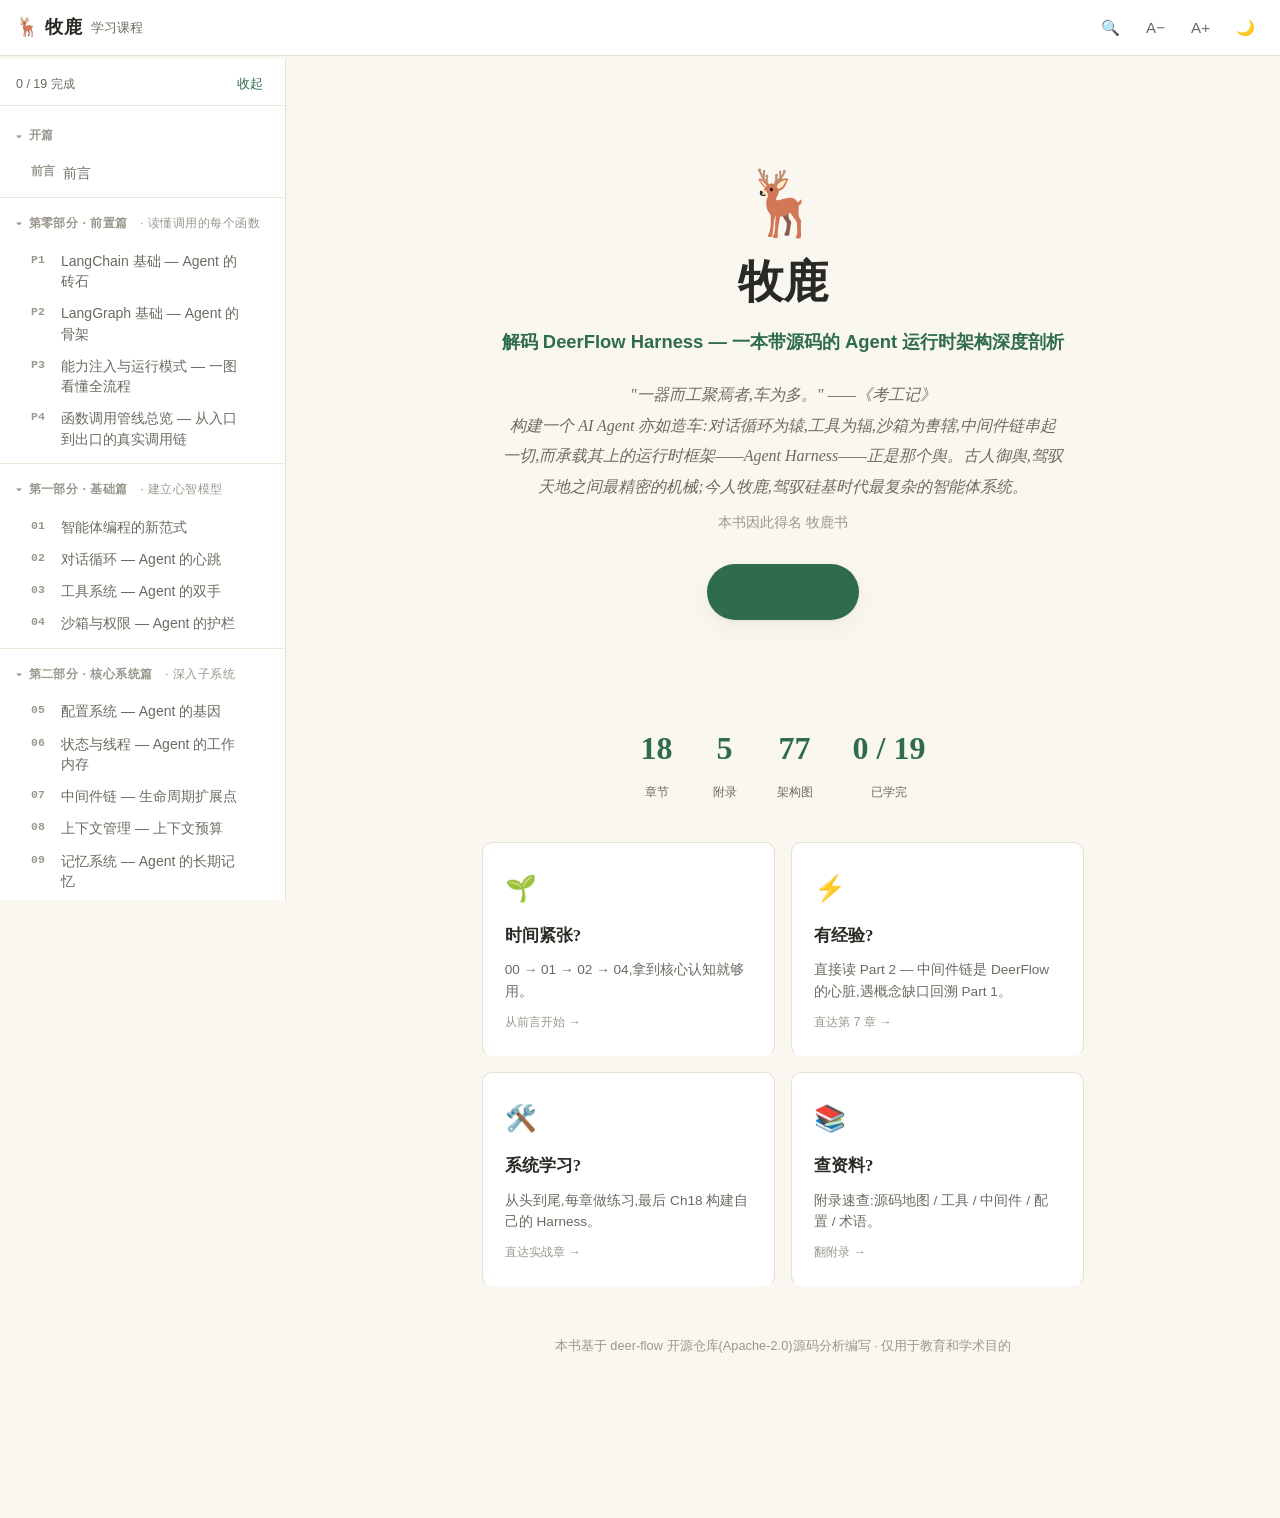
<file: index.html>
<!DOCTYPE html>
<html lang="zh-CN">
<head>
  <meta charset="UTF-8" />
  <title>牧鹿 · 解码 DeerFlow Harness</title>
  <meta name="viewport" content="width=device-width, initial-scale=1.0" />
  <meta http-equiv="refresh" content="0; url=site/" />
  <link rel="canonical" href="site/" />
  <style>
    html, body { margin: 0; height: 100%; }
    body {
      display: flex; align-items: center; justify-content: center;
      font-family: -apple-system, "PingFang SC", "Noto Sans SC", sans-serif;
      background: #faf7f0; color: #2a2a25;
    }
    .box { text-align: center; }
    .deer { font-size: 3rem; }
    h1 { font-family: Georgia, "Songti SC", serif; font-weight: 800; }
    a { color: #2f6b4f; }
  </style>
</head>
<body>
  <div class="box">
    <div class="deer">🦌</div>
    <h1>牧鹿</h1>
    <p>正在进入学习课程…</p>
    <p><a href="site/">若未自动跳转,点这里</a></p>
  </div>
  <script>
    // 保险:history.replaceState 后跳转,避免留一层历史
    location.replace("site/");
  </script>
</body>
</html>
</file>
<file: site/assets/style.css>
/* ==========================================================================
   牧鹿学习课程 — 设计系统
   主题:森林绿 + 暖纸(亮) / 深炭 + 鹿角绿(暗)
   ========================================================================== */

:root {
  /* 字号缩放(顶栏 A−/A+ 调) */
  --font-scale: 1;
  --font-base: calc(16px * var(--font-scale));

  /* 衬线标题 / 无衬线正文 / 等宽代码 */
  --font-serif: "Noto Serif SC", "Source Han Serif SC", "Songti SC", Georgia, "Times New Roman", serif;
  --font-sans: -apple-system, BlinkMacSystemFont, "Segoe UI", "PingFang SC",
    "Noto Sans SC", "Microsoft YaHei", "Hiragino Sans GB", sans-serif;
  --font-mono: "JetBrains Mono", "SF Mono", "Cascadia Code", Menlo, Consolas,
    "Liberation Mono", monospace;

  --sidebar-w: 286px;
  --outline-w: 232px;
  --topbar-h: 56px;
  --content-max: 820px;
  --radius: 10px;
  --radius-sm: 6px;
}

/* 亮色(牧鹿:暖纸 + 森林绿) */
[data-theme="light"] {
  --bg: #faf7f0;
  --bg-elev: #ffffff;
  --bg-soft: #f3eee3;
  --fg: #2a2a25;
  --fg-muted: #6c6a60;
  --fg-faint: #9a978c;
  --border: #e7e0d1;
  --border-soft: #efe9dc;
  --primary: #2f6b4f;
  --primary-soft: #e6f0ea;
  --primary-fg: #ffffff;
  --accent: #b8853a;
  --link: #2f6b4f;
  --link-hover: #1f5238;
  --code-bg: #f6f2e8;
  --code-border: #e3dccd;
  --shadow: 0 1px 3px rgba(60, 50, 30, 0.06), 0 8px 24px rgba(60, 50, 30, 0.06);
  /* callout */
  --c-design-bg: #fdf6e8; --c-design-bd: #e8b955; --c-design-fg: #8a5a12; --c-design-ico: "💡";
  --c-xref-bg: #ecf3f8; --c-xref-bd: #5b9bd5; --c-xref-fg: #1f4e79; --c-xref-ico: "🔗";
  --c-stmt-bg: #f2f1ee; --c-stmt-bd: #a8a496; --c-stmt-fg: #555046; --c-stmt-ico: "📌";
  --c-quote-bg: #f5f1e8; --c-quote-bd: #c9bfa6; --c-quote-fg: #6c6a60;
}

/* 暗色(深炭 + 鹿角绿) */
[data-theme="dark"] {
  --bg: #16191a;
  --bg-elev: #1f2422;
  --bg-soft: #262b29;
  --fg: #e7e4dc;
  --fg-muted: #a3a096;
  --fg-faint: #6e6b62;
  --border: #34393655;
  --border: #333834;
  --border-soft: #2a2e2c;
  --primary: #7fb392;
  --primary-soft: #1f2e28;
  --primary-fg: #0d100e;
  --accent: #d4a85a;
  --link: #7fb392;
  --link-hover: #9ec9ad;
  --code-bg: #16191a;
  --code-border: #2c322e;
  --shadow: 0 1px 3px rgba(0,0,0,0.3), 0 8px 28px rgba(0,0,0,0.25);
  --c-design-bg: #2a2415; --c-design-bd: #b8853a; --c-design-fg: #e0b876; --c-design-ico: "💡";
  --c-xref-bg: #16212c; --c-xref-bd: #4a7ea8; --c-xref-fg: #8fb8d8; --c-xref-ico: "🔗";
  --c-stmt-bg: #222220; --c-stmt-bd: #6c6a60; --c-stmt-fg: #b0ada2; --c-stmt-ico: "📌";
  --c-quote-bg: #1c201e; --c-quote-bd: #3d423e; --c-quote-fg: #a3a096;
}

* { box-sizing: border-box; }
html { scroll-behavior: smooth; }
html, body { height: 100%; margin: 0; }
body {
  font-family: var(--font-sans);
  font-size: var(--font-base);
  line-height: 1.8;
  color: var(--fg);
  background: var(--bg);
  -webkit-font-smoothing: antialiased;
  text-rendering: optimizeLegibility;
  transition: background 0.25s ease, color 0.25s ease;
}

/* ===== 顶栏 ===== */
.topbar {
  position: fixed; top: 0; left: 0; right: 0; height: var(--topbar-h); z-index: 50;
  display: flex; align-items: center; gap: 8px; padding: 0 16px;
  background: var(--bg-elev); border-bottom: 1px solid var(--border);
}
.brand {
  display: flex; align-items: center; gap: 6px;
  font-family: var(--font-serif); font-weight: 700; font-size: 1.15rem;
  color: var(--fg); text-decoration: none;
}
.brand-text { letter-spacing: 0.05em; }
.topbar-title {
  font-size: 0.82rem; color: var(--fg-muted); overflow: hidden; text-overflow: ellipsis;
  white-space: nowrap; max-width: 40vw;
}
.topbar-spacer { flex: 1; }
.icon-btn {
  display: inline-flex; align-items: center; justify-content: center;
  min-width: 34px; height: 34px; padding: 0 8px;
  border: 1px solid transparent; border-radius: var(--radius-sm);
  background: transparent; color: var(--fg-muted); cursor: pointer;
  font-size: 0.95rem; transition: all 0.15s ease;
}
.icon-btn:hover { background: var(--bg-soft); color: var(--fg); }
.link-btn {
  background: none; border: none; color: var(--link); cursor: pointer;
  font-size: 0.8rem; padding: 2px 6px; border-radius: 4px;
}
.link-btn:hover { background: var(--primary-soft); }

/* 顶部阅读进度条 */
.progress-bar { position: fixed; top: var(--topbar-h); left: 0; right: 0; height: 3px; background: transparent; z-index: 49; }
#readProgress { height: 100%; width: 0; background: var(--primary); transition: width 0.1s linear; }

/* ===== 布局 ===== */
.layout { display: flex; align-items: flex-start; margin-top: calc(var(--topbar-h) + 3px); min-height: calc(100vh - var(--topbar-h) - 3px); }

/* ===== 侧栏 ===== */
.sidebar {
  position: sticky; top: calc(var(--topbar-h) + 3px);
  width: var(--sidebar-w); height: calc(100vh - var(--topbar-h) - 3px);
  overflow-y: auto; flex-shrink: 0;
  background: var(--bg-elev); border-right: 1px solid var(--border);
  padding: 14px 0 60px;
}
.sidebar-head {
  display: flex; align-items: center; justify-content: space-between;
  padding: 0 16px 10px; margin-bottom: 4px; border-bottom: 1px solid var(--border-soft);
}
.sidebar-progress {
  font-size: 0.78rem; color: var(--fg-muted); font-variant-numeric: tabular-nums;
}
.nav-group { padding: 6px 0; border-bottom: 1px solid var(--border-soft); }
.nav-group-title {
  display: flex; align-items: center; gap: 6px;
  padding: 8px 16px; font-size: 0.78rem; font-weight: 700; letter-spacing: 0.04em;
  color: var(--fg-faint); text-transform: none; cursor: pointer; user-select: none;
}
.nav-group-title .chev { transition: transform 0.2s ease; font-size: 0.7rem; }
.nav-group.collapsed .chev { transform: rotate(-90deg); }
.nav-group.collapsed .nav-items { display: none; }
.nav-items { padding: 2px 0; }
.nav-item {
  display: flex; align-items: flex-start; gap: 8px;
  padding: 6px 16px 6px 28px; text-decoration: none; color: var(--fg-muted);
  font-size: 0.875rem; line-height: 1.45; border-left: 3px solid transparent;
  transition: all 0.12s ease; position: relative;
}
.nav-item:hover { background: var(--bg-soft); color: var(--fg); }
.nav-item.active { color: var(--primary); border-left-color: var(--primary); background: var(--primary-soft); font-weight: 600; }
.nav-item .num {
  flex-shrink: 0; font-family: var(--font-mono); font-size: 0.72rem; font-weight: 700;
  color: var(--fg-faint); min-width: 22px; padding-top: 1px;
}
.nav-item.active .num { color: var(--primary); }
.nav-item .done {
  flex-shrink: 0; font-size: 0.8rem; color: var(--primary); visibility: hidden;
}
.nav-item.completed .done { visibility: visible; }
.nav-item .label { flex: 1; }

/* ===== 内容区 ===== */
.content {
  flex: 1; min-width: 0; padding: 40px 56px 120px;
  display: flex; justify-content: center;
}
.content > .doc { width: 100%; max-width: var(--content-max); }
.loading { color: var(--fg-muted); padding: 60px 0; text-align: center; }

/* 章节标题区 */
.chapter-eyebrow {
  font-size: 0.82rem; font-weight: 700; letter-spacing: 0.06em; color: var(--primary);
  margin-bottom: 8px; text-transform: none;
}
.content h1 {
  font-family: var(--font-serif); font-size: 2.1rem; line-height: 1.3; font-weight: 800;
  margin: 0 0 28px; color: var(--fg); letter-spacing: -0.01em;
  padding-bottom: 18px; border-bottom: 2px solid var(--border);
}
.content h2 {
  font-family: var(--font-serif); font-size: 1.5rem; font-weight: 700;
  margin: 48px 0 16px; padding-top: 8px; color: var(--fg);
  border-top: 1px solid var(--border-soft); padding-top: 28px; scroll-margin-top: 84px;
}
.content h3 { font-size: 1.2rem; font-weight: 700; margin: 32px 0 12px; color: var(--fg); scroll-margin-top: 84px; }
.content h4 { font-size: 1.02rem; font-weight: 700; margin: 24px 0 8px; color: var(--fg); scroll-margin-top: 84px; }
.content p { margin: 0 0 16px; }
.content a { color: var(--link); text-decoration: none; border-bottom: 1px solid transparent; transition: border-color 0.15s; }
.content a:hover { border-bottom-color: var(--link); color: var(--link-hover); }
.content strong { font-weight: 700; color: var(--fg); }
.content ul, .content ol { margin: 0 0 16px; padding-left: 1.5em; }
.content li { margin: 4px 0; }
.content li::marker { color: var(--primary); }
.content hr { border: none; border-top: 1px solid var(--border); margin: 36px 0; }

/* 行内代码 */
.content code { font-family: var(--font-mono); font-size: 0.86em; background: var(--code-bg);
  border: 1px solid var(--code-border); border-radius: 4px; padding: 0.1em 0.4em; color: var(--accent); }
/* 标题里的行内代码别加背景 */
.content h1 code, .content h2 code, .content h3 code { background: none; border: none; padding: 0; color: inherit; }

/* 代码块 + 源码徽标 */
.codeblock { margin: 22px 0; }
.code-caption {
  display: flex; align-items: center; gap: 8px;
  padding: 6px 12px; font-family: var(--font-mono); font-size: 0.76rem;
  background: var(--bg-soft); border: 1px solid var(--code-border); border-bottom: none;
  border-radius: var(--radius) var(--radius) 0 0; color: var(--fg-muted);
  overflow-x: auto; white-space: nowrap;
}
.code-caption .ico { flex-shrink: 0; }
.code-caption .path { color: var(--fg); }
.code-caption .lines {
  flex-shrink: 0; color: var(--primary); background: var(--primary-soft);
  padding: 1px 7px; border-radius: 10px; font-size: 0.72rem; font-weight: 600;
}
.content pre {
  margin: 0; padding: 16px 18px; overflow-x: auto;
  background: var(--code-bg); border: 1px solid var(--code-border);
  border-radius: 0 0 var(--radius) var(--radius);
}
.content pre:not(.has-caption) { border-radius: var(--radius); }
.content pre code {
  font-family: var(--font-mono); font-size: 0.82em; line-height: 1.65;
  background: none; border: none; padding: 0; color: var(--fg);
  white-space: pre;
}
.codeblock pre { border-radius: 0 0 var(--radius) var(--radius); }

/* mermaid */
.content .mermaid { display: flex; justify-content: center; align-items: center;
  padding: 24px 12px; margin: 22px 0; background: var(--bg-elev);
  border: 1px solid var(--border); border-radius: var(--radius); overflow-x: auto; }
.content .mermaid svg { max-width: 100%; height: auto; }
.content .mermaid-error { color: var(--c-design-fg); font-family: var(--font-mono); font-size: 0.8rem; padding: 16px; }

/* ===== Callout 提示框 ===== */
.content blockquote {
  margin: 20px 0; padding: 14px 18px 14px 48px; border-radius: var(--radius-sm);
  border-left: 4px solid var(--c-quote-bd); background: var(--c-quote-bg); color: var(--c-quote-fg);
  position: relative;
}
.content blockquote p:first-child { margin-top: 0; }
.content blockquote p:last-child { margin-bottom: 0; }
.content blockquote.callout { padding-left: 52px; }
.content blockquote.callout::before {
  position: absolute; left: 16px; top: 14px; font-size: 1.1rem; content: var(--ico);
}
.content blockquote.callout-design { --ico: var(--c-design-ico); border-left-color: var(--c-design-bd); background: var(--c-design-bg); color: var(--c-design-fg); }
.content blockquote.callout-xref   { --ico: var(--c-xref-ico);   border-left-color: var(--c-xref-bd);   background: var(--c-xref-bg);   color: var(--c-xref-fg); }
.content blockquote.callout-stmt   { --ico: var(--c-stmt-ico);   border-left-color: var(--c-stmt-bd);   background: var(--c-stmt-bg);   color: var(--c-stmt-fg); }
.content blockquote.callout > p:first-child strong:first-child { font-size: 0.82em; letter-spacing: 0.03em; }

/* ===== 表格 ===== */
.table-wrap { overflow-x: auto; margin: 22px 0; border: 1px solid var(--border); border-radius: var(--radius); }
.content table { width: 100%; border-collapse: collapse; font-size: 0.9rem; }
.content thead { background: var(--bg-soft); }
.content th, .content td { padding: 9px 14px; text-align: left; border-bottom: 1px solid var(--border-soft); vertical-align: top; }
.content th { font-weight: 700; color: var(--fg); white-space: nowrap; }
.content tbody tr:nth-child(even) { background: var(--bg-soft); }
.content tbody tr:last-child td { border-bottom: none; }
.content td code { white-space: nowrap; }

/* ===== 底部导航 ===== */
.chapter-foot {
  display: flex; align-items: stretch; gap: 12px; margin-top: 64px;
  padding-top: 28px; border-top: 2px solid var(--border);
}
.foot-nav {
  flex: 1; padding: 14px 16px; border: 1px solid var(--border); border-radius: var(--radius);
  text-decoration: none; color: var(--fg-muted); transition: all 0.15s; min-width: 0;
}
.foot-nav:hover { border-color: var(--primary); background: var(--primary-soft); }
.foot-nav .lbl { font-size: 0.74rem; color: var(--fg-faint); display: block; }
.foot-nav .ttl { font-size: 0.92rem; color: var(--fg); font-weight: 600; overflow: hidden; text-overflow: ellipsis; white-space: nowrap; }
.foot-nav.next { text-align: right; }
.foot-complete {
  display: flex; flex-direction: column; align-items: center; justify-content: center; gap: 4px;
  padding: 0 18px; border: 1px solid var(--border); border-radius: var(--radius);
  background: var(--bg-soft); cursor: pointer; min-width: 96px;
}
.foot-complete .check { font-size: 1.3rem; color: var(--fg-faint); }
.foot-complete.done { background: var(--primary-soft); border-color: var(--primary); }
.foot-complete.done .check { color: var(--primary); }
.foot-complete .lbl { font-size: 0.72rem; color: var(--fg-muted); }

/* ===== 右侧大纲 ===== */
.outline {
  position: sticky; top: calc(var(--topbar-h) + 3px);
  width: var(--outline-w); height: calc(100vh - var(--topbar-h) - 3px);
  overflow-y: auto; flex-shrink: 0; padding: 40px 20px 60px;
}
.outline-title { font-size: 0.74rem; font-weight: 700; letter-spacing: 0.06em; color: var(--fg-faint); margin: 0 0 12px; text-transform: uppercase; }
.outline a { display: block; padding: 4px 0 4px 12px; font-size: 0.8rem; color: var(--fg-muted); text-decoration: none; border-left: 2px solid transparent; line-height: 1.4; }
.outline a:hover { color: var(--fg); }
.outline a.active { color: var(--primary); border-left-color: var(--primary); font-weight: 600; }
.outline a.lvl-h3 { padding-left: 24px; font-size: 0.76rem; }
.outline a.lvl-h4 { padding-left: 36px; font-size: 0.74rem; color: var(--fg-faint); }

/* ==========================================================================
   封面页
   ========================================================================== */
.cover { max-width: 920px; margin: 0 auto; padding: 24px 0; }
.cover-hero { text-align: center; padding: 48px 20px 56px; }
.cover-hero .deer { font-size: 4rem; line-height: 1; margin-bottom: 18px; }
.cover-hero h1 {
  font-family: var(--font-serif); font-size: 2.8rem; font-weight: 800; margin: 0 0 14px;
  color: var(--fg); letter-spacing: -0.01em; border: none; padding: 0;
}
.cover-hero .subtitle { font-size: 1.15rem; color: var(--primary); font-weight: 600; margin-bottom: 22px; }
.cover-hero .quote {
  font-family: var(--font-serif); font-size: 1rem; color: var(--fg-muted);
  max-width: 560px; margin: 0 auto; line-height: 1.9; font-style: italic;
}
.cover-hero .quote cite { display: block; margin-top: 8px; font-style: normal; font-size: 0.85rem; color: var(--fg-faint); }
.cover-cta { text-align: center; margin: 28px 0 8px; }
.btn-primary {
  display: inline-block; padding: 13px 34px; background: var(--primary); color: var(--primary-fg);
  border: none; border-radius: 999px; font-size: 1rem; font-weight: 600; cursor: pointer;
  text-decoration: none; transition: transform 0.12s, box-shadow 0.12s; box-shadow: var(--shadow);
}
.btn-primary:hover { transform: translateY(-2px); color: var(--primary-fg); }
.cover-stats { display: flex; justify-content: center; gap: 40px; margin: 36px 0; flex-wrap: wrap; }
.stat { text-align: center; }
.stat .num { font-family: var(--font-serif); font-size: 2rem; font-weight: 800; color: var(--primary); display: block; }
.stat .lbl { font-size: 0.78rem; color: var(--fg-muted); }
.cover-features { display: grid; grid-template-columns: repeat(auto-fit, minmax(220px, 1fr)); gap: 16px; margin: 32px 0; }
.feature-card {
  padding: 22px 22px; background: var(--bg-elev); border: 1px solid var(--border);
  border-radius: var(--radius); transition: transform 0.12s, box-shadow 0.12s; text-decoration: none; color: var(--fg);
}
.feature-card:hover { transform: translateY(-3px); box-shadow: var(--shadow); border-color: var(--primary); }
.feature-card .emoji { font-size: 1.6rem; display: block; margin-bottom: 10px; }
.feature-card h3 { margin: 0 0 8px; font-size: 1.05rem; font-family: var(--font-serif); }
.feature-card p { margin: 0; font-size: 0.85rem; color: var(--fg-muted); line-height: 1.6; }
.feature-card .target { font-size: 0.78rem; color: var(--fg-faint); margin-top: 8px; display: block; }

/* ==========================================================================
   搜索
   ========================================================================== */
.search-overlay {
  position: fixed; inset: 0; z-index: 100;
  background: rgba(20, 18, 12, 0.45);
  display: none; align-items: flex-start; justify-content: center;
  padding: 12vh 16px 24px;
}
.search-overlay.open { display: flex; }
body.search-open { overflow: hidden; }
.search-modal {
  width: 100%; max-width: 640px;
  background: var(--bg-elev); border: 1px solid var(--border);
  border-radius: var(--radius); box-shadow: 0 20px 60px rgba(0,0,0,0.32);
  overflow: hidden; max-height: 76vh; display: flex; flex-direction: column;
}
.search-box {
  display: flex; align-items: center; gap: 10px;
  padding: 12px 16px; border-bottom: 1px solid var(--border-soft);
}
.search-ico { font-size: 1.1rem; opacity: 0.7; }
.search-input {
  flex: 1; min-width: 0; border: none; outline: none; background: transparent;
  font-family: var(--font-sans); font-size: 1rem; color: var(--fg);
}
.search-input::placeholder { color: var(--fg-faint); }
.search-kbd {
  flex-shrink: 0; font-family: var(--font-mono); font-size: 0.7rem; color: var(--fg-faint);
  border: 1px solid var(--border); border-radius: 4px; padding: 1px 6px;
}
.search-results { overflow-y: auto; padding: 6px; }
.search-result {
  display: flex; align-items: flex-start; gap: 10px;
  padding: 9px 12px; border-radius: var(--radius-sm); text-decoration: none;
  color: var(--fg); cursor: pointer; border: 1px solid transparent;
}
.search-result:hover, .search-result.active { background: var(--primary-soft); }
.search-result.active { border-color: var(--primary); }
.sr-num {
  flex-shrink: 0; font-family: var(--font-mono); font-size: 0.74rem; font-weight: 700;
  color: var(--fg-faint); min-width: 22px; padding-top: 3px;
}
.sr-main { flex: 1; min-width: 0; }
.sr-title { display: flex; align-items: center; gap: 8px; font-size: 0.9rem; font-weight: 600; }
.sr-tag {
  font-size: 0.62rem; font-weight: 700; color: var(--primary);
  background: var(--primary-soft); border-radius: 8px; padding: 0 6px; line-height: 1.5;
}
.sr-snippet {
  display: block; font-size: 0.78rem; color: var(--fg-muted); margin-top: 2px;
  line-height: 1.5; word-break: break-word;
}
.sr-sub { color: var(--fg-faint); }
.search-result mark { background: var(--primary-soft); color: var(--primary); font-weight: 700; padding: 0 1px; border-radius: 2px; }
.search-empty, .search-hint {
  padding: 28px 16px; text-align: center; color: var(--fg-faint); font-size: 0.85rem;
}

/* ==========================================================================
   响应式
   ========================================================================== */
@media (max-width: 1280px) {
  .outline { display: none; }
}
@media (max-width: 960px) {
  :root { --font-base: calc(15px * var(--font-scale)); }
  .sidebar {
    position: fixed; top: var(--topbar-h); left: 0; bottom: 0; height: auto;
    z-index: 45; transform: translateX(-100%); transition: transform 0.25s ease;
    box-shadow: var(--shadow);
  }
  .sidebar.open { transform: translateX(0); }
  .sidebar-backdrop {
    display: none; position: fixed; inset: var(--topbar-h) 0 0 0; background: rgba(0,0,0,0.4); z-index: 44;
  }
  .sidebar-backdrop.show { display: block; }
  .content { padding: 28px 20px 100px; }
  .topbar-title { display: none; }
  #menuToggle { display: inline-flex; }
}
@media (min-width: 961px) {
  #menuToggle { display: none; }
  .sidebar-backdrop { display: none; }
}
/* 小屏字号按钮也藏一点 */
@media (max-width: 520px) {
  #fontDec, #fontInc { display: none; }
  .content { padding: 22px 16px 80px; }
  .cover-hero h1 { font-size: 2.1rem; }
}

/* 滚动条 */
.sidebar::-webkit-scrollbar, .outline::-webkit-scrollbar, .content pre::-webkit-scrollbar { width: 8px; height: 8px; }
.sidebar::-webkit-scrollbar-thumb, .outline::-webkit-scrollbar-thumb, .content pre::-webkit-scrollbar-thumb { background: var(--border); border-radius: 4px; }
.sidebar::-webkit-scrollbar-track, .outline::-webkit-scrollbar-track { background: transparent; }

/* 选中文本 */
::selection { background: var(--primary-soft); color: var(--primary); }
</file>
